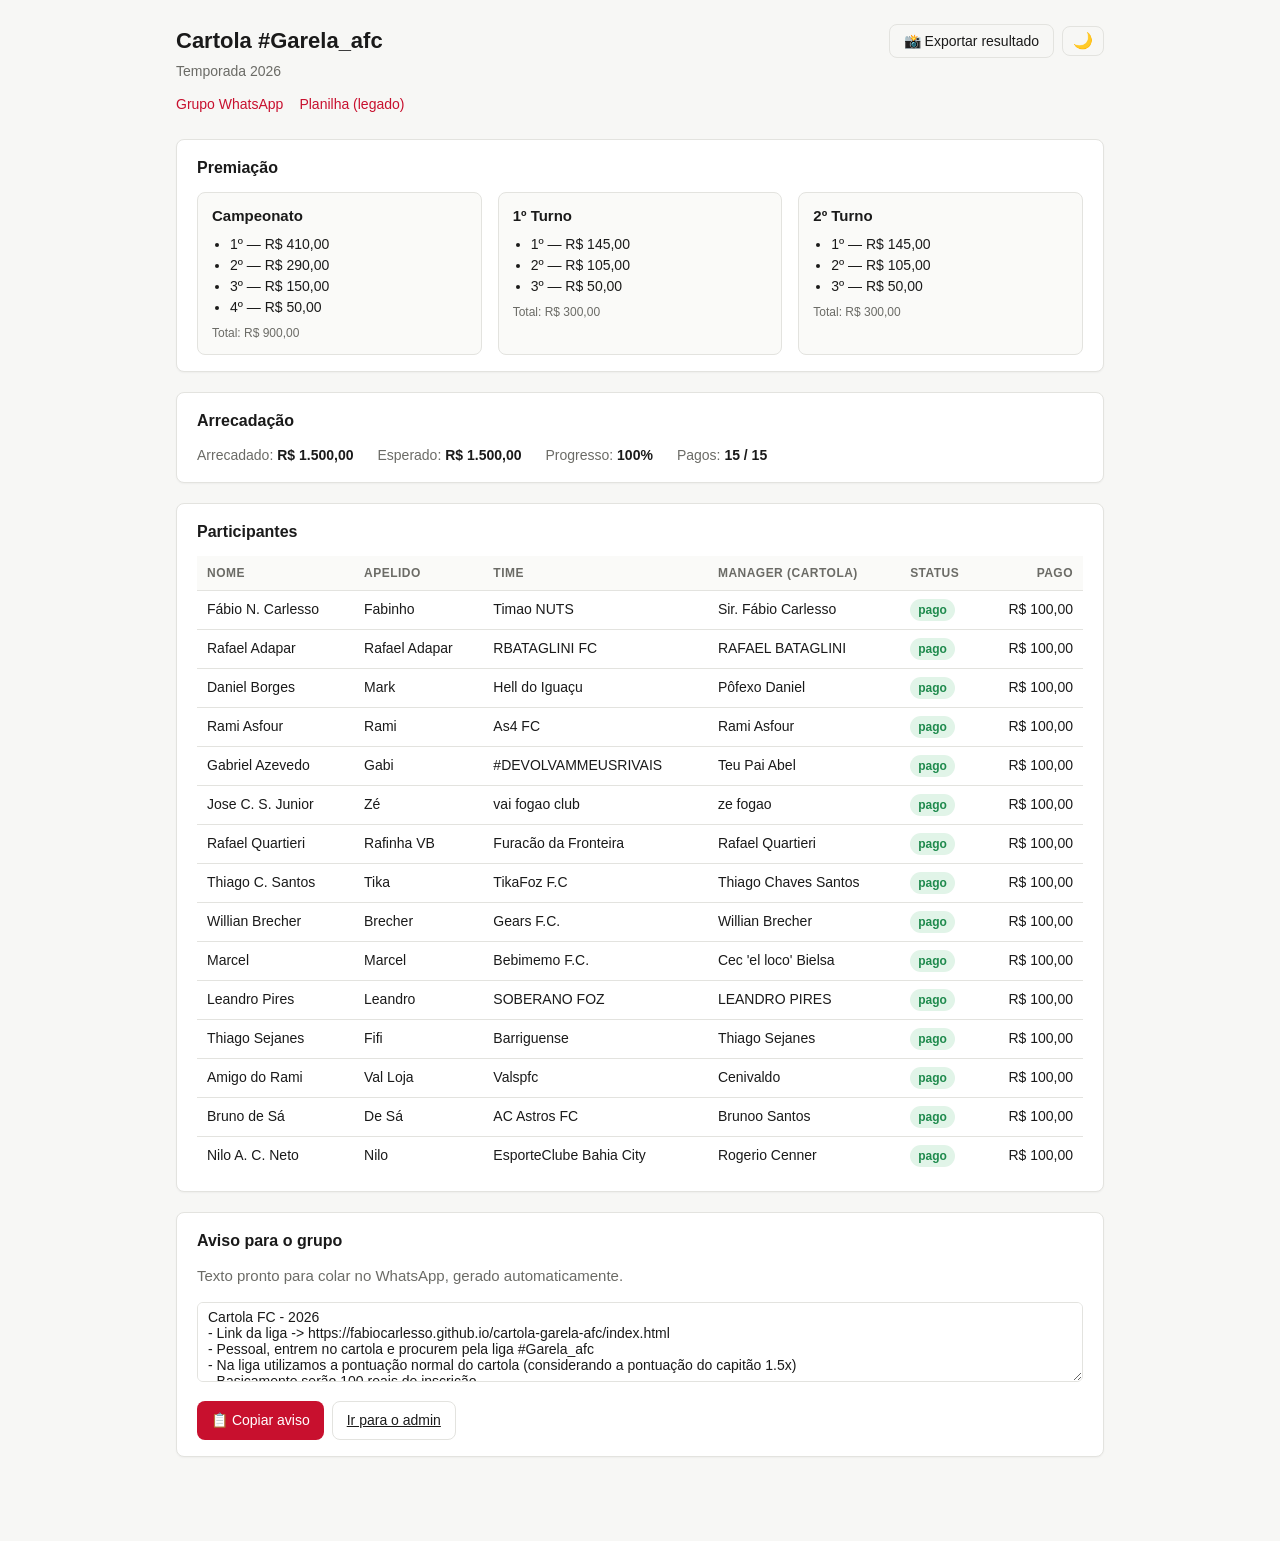
<file: index.html>
<!DOCTYPE html>
<html lang="pt-BR">
<head>
  <meta charset="UTF-8">
  <meta name="viewport" content="width=device-width, initial-scale=1.0">
  <title>Cartola #Garela_afc</title>
  <link rel="stylesheet" href="css/styles.css">
  <script>
    (function () {
      var saved = localStorage.getItem("theme");
      var prefer = (!saved && window.matchMedia("(prefers-color-scheme: dark)").matches) ? "dark" : saved;
      if (prefer === "dark") document.documentElement.setAttribute("data-theme", "dark");
    })();
  </script>
</head>
<body>
  <main class="container">
    <header class="page">
      <div class="page-title-group">
        <h1 id="liga-titulo">Cartola #Garela_afc</h1>
        <div class="subtitle" id="ano-subtitulo">Temporada 2026</div>
        <div class="links" id="links"></div>
      </div>
      <div class="header-actions">
        <button class="btn secondary" id="btn-exportar-imagem" title="Exportar resultado como imagem PNG">📸 Exportar resultado</button>
        <button class="theme-toggle" id="btn-tema" title="Alternar tema" aria-label="Alternar tema claro/escuro">🌙</button>
      </div>
    </header>

    <section class="card">
      <h2>Premiação</h2>
      <div class="grid-prizes" id="grid-premiacao"></div>
    </section>

    <section class="card">
      <h2>Arrecadação</h2>
      <div class="totals" id="totais"></div>
    </section>

    <section class="card">
      <h2>Participantes</h2>
      <div style="overflow-x:auto">
        <table id="tabela-participantes">
          <thead>
            <tr>
              <th>Nome</th>
              <th>Apelido</th>
              <th>Time</th>
              <th>Manager (Cartola)</th>
              <th>Status</th>
              <th class="right">Pago</th>
            </tr>
          </thead>
          <tbody></tbody>
        </table>
      </div>
    </section>

    <section class="card">
      <h2>Aviso para o grupo</h2>
      <p class="muted" style="margin-top:0">Texto pronto para colar no WhatsApp, gerado automaticamente.</p>
      <textarea id="aviso-texto" readonly></textarea>
      <div class="actions">
        <button id="btn-copiar-aviso">📋 Copiar aviso</button>
        <a class="btn secondary" href="admin.html">Ir para o admin</a>
      </div>
    </section>
  </main>

  <div class="toast" id="toast"></div>

  <script src="data.js"></script>
  <script src="js/export-image.js"></script>
  <script src="js/app.js"></script>
</body>
</html>
</file>
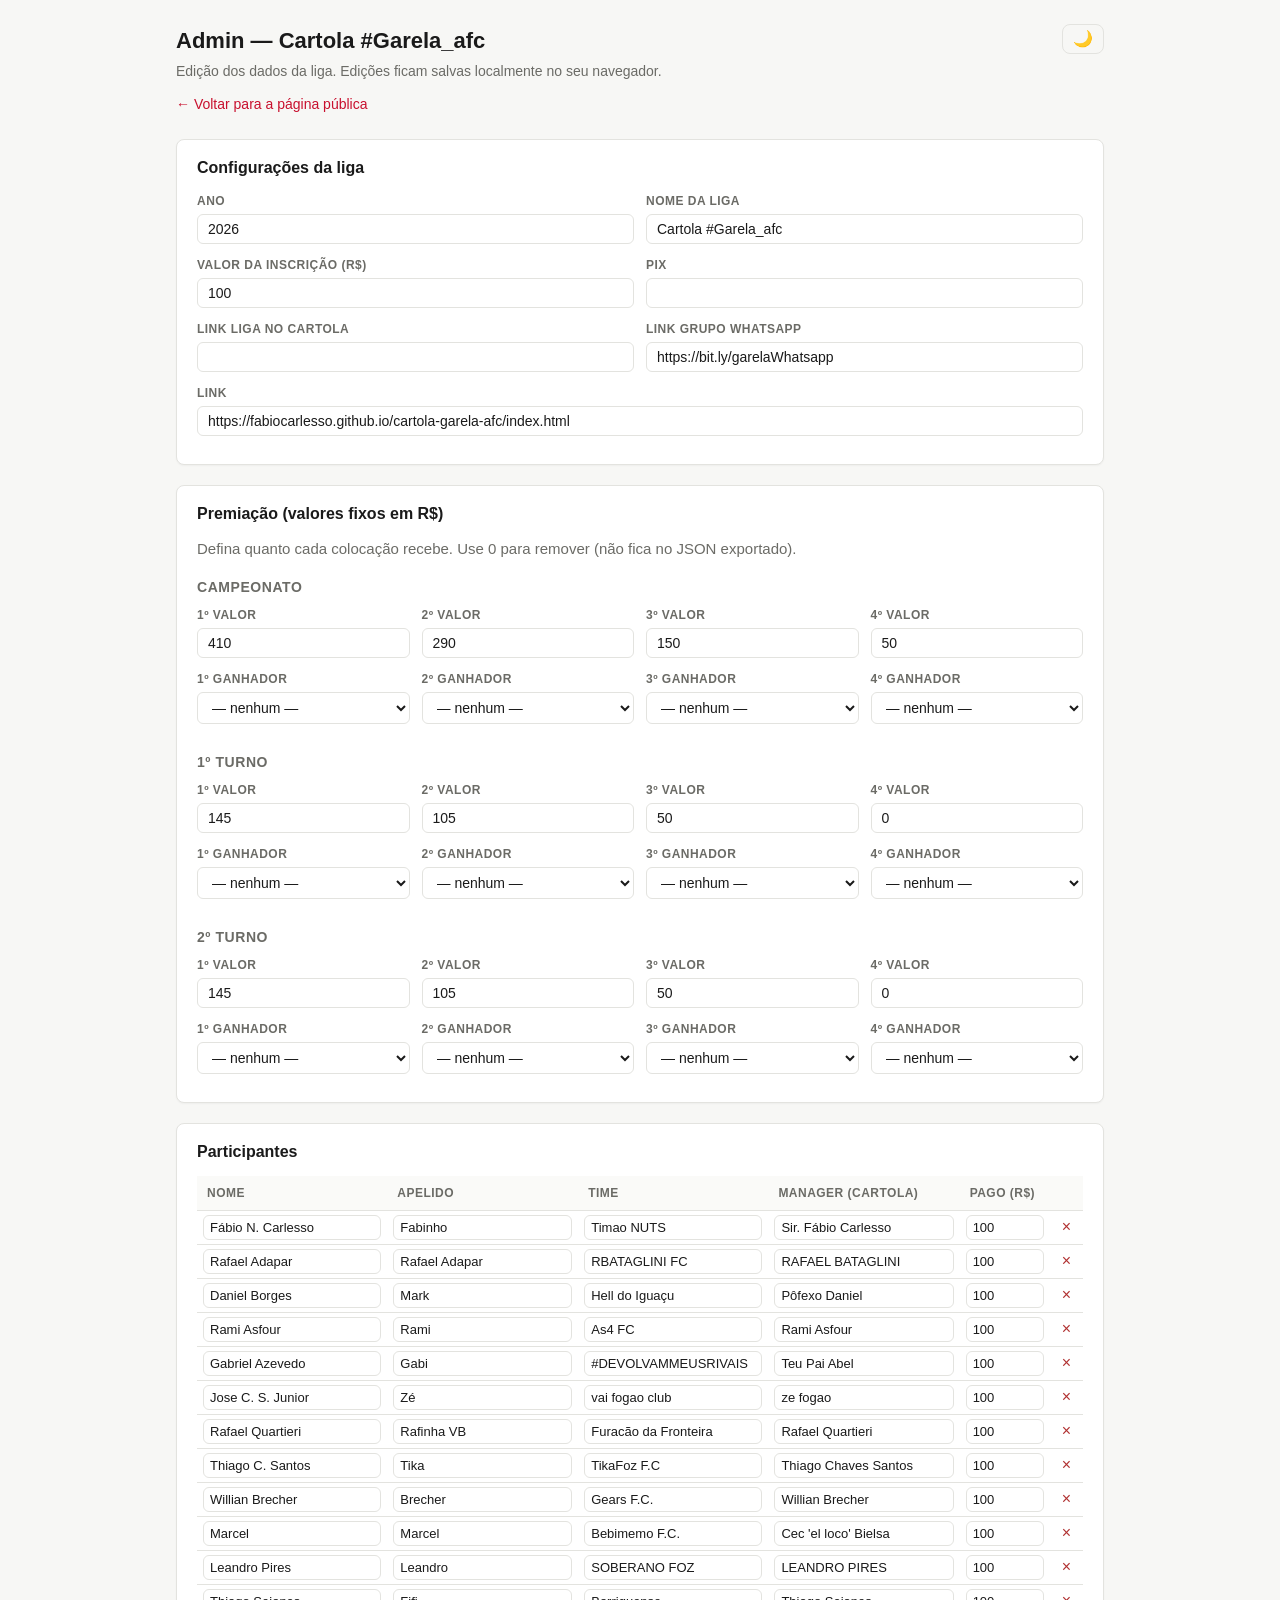
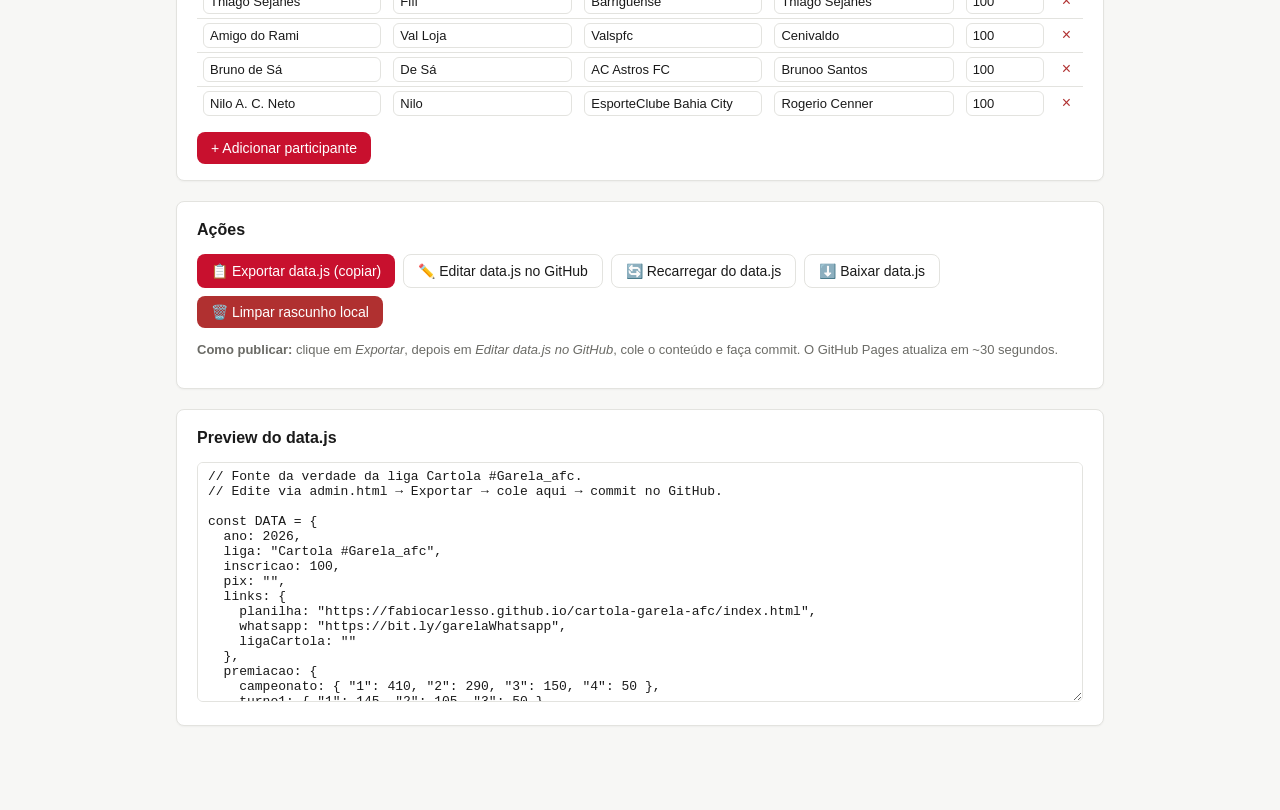
<file: admin.html>
<!DOCTYPE html>
<html lang="pt-BR">
<head>
  <meta charset="UTF-8">
  <meta name="viewport" content="width=device-width, initial-scale=1.0">
  <title>Admin — Cartola #Garela_afc</title>
  <link rel="stylesheet" href="css/styles.css">
  <script>
    (function () {
      var saved = localStorage.getItem("theme");
      var prefer = (!saved && window.matchMedia("(prefers-color-scheme: dark)").matches) ? "dark" : saved;
      if (prefer === "dark") document.documentElement.setAttribute("data-theme", "dark");
    })();
  </script>
</head>
<body>
  <main class="container">
    <header class="page">
      <div class="page-title-group">
        <h1>Admin — Cartola #Garela_afc</h1>
        <div class="subtitle">Edição dos dados da liga. Edições ficam salvas localmente no seu navegador.</div>
        <div class="links">
          <a href="index.html">← Voltar para a página pública</a>
        </div>
      </div>
      <button class="theme-toggle" id="btn-tema" title="Alternar tema" aria-label="Alternar tema claro/escuro">🌙</button>
    </header>

    <section class="card">
      <h2>Configurações da liga</h2>
      <div class="row">
        <div class="field">
          <label>Ano</label>
          <input type="number" id="cfg-ano">
        </div>
        <div class="field">
          <label>Nome da liga</label>
          <input type="text" id="cfg-liga">
        </div>
      </div>
      <div class="row">
        <div class="field">
          <label>Valor da inscrição (R$)</label>
          <input type="number" id="cfg-inscricao">
        </div>
        <div class="field">
          <label>Pix</label>
          <input type="text" id="cfg-pix">
        </div>
      </div>
      <div class="row">
        <div class="field">
          <label>Link Liga no Cartola</label>
          <input type="url" id="cfg-link-cartola">
        </div>
        <div class="field">
          <label>Link Grupo WhatsApp</label>
          <input type="url" id="cfg-link-whatsapp">
        </div>
      </div>
      <div class="field">
        <label>LINK</label>
        <input type="url" id="cfg-link-planilha">
      </div>
    </section>

    <section class="card">
      <h2>Premiação (valores fixos em R$)</h2>
      <p class="muted" style="margin-top:0">Defina quanto cada colocação recebe. Use 0 para remover (não fica no JSON exportado).</p>

      <h3>Campeonato</h3>
      <div class="row-4">
        <div class="field"><label>1º Valor</label><input type="number" id="prem-camp-1"></div>
        <div class="field"><label>2º Valor</label><input type="number" id="prem-camp-2"></div>
        <div class="field"><label>3º Valor</label><input type="number" id="prem-camp-3"></div>
        <div class="field"><label>4º Valor</label><input type="number" id="prem-camp-4"></div>
      </div>
      <div class="row-4">
        <div class="field"><label>1º Ganhador</label><select id="win-camp-1"></select></div>
        <div class="field"><label>2º Ganhador</label><select id="win-camp-2"></select></div>
        <div class="field"><label>3º Ganhador</label><select id="win-camp-3"></select></div>
        <div class="field"><label>4º Ganhador</label><select id="win-camp-4"></select></div>
      </div>

      <h3>1º Turno</h3>
      <div class="row-4">
        <div class="field"><label>1º Valor</label><input type="number" id="prem-t1-1"></div>
        <div class="field"><label>2º Valor</label><input type="number" id="prem-t1-2"></div>
        <div class="field"><label>3º Valor</label><input type="number" id="prem-t1-3"></div>
        <div class="field"><label>4º Valor</label><input type="number" id="prem-t1-4"></div>
      </div>
      <div class="row-4">
        <div class="field"><label>1º Ganhador</label><select id="win-t1-1"></select></div>
        <div class="field"><label>2º Ganhador</label><select id="win-t1-2"></select></div>
        <div class="field"><label>3º Ganhador</label><select id="win-t1-3"></select></div>
        <div class="field"><label>4º Ganhador</label><select id="win-t1-4"></select></div>
      </div>

      <h3>2º Turno</h3>
      <div class="row-4">
        <div class="field"><label>1º Valor</label><input type="number" id="prem-t2-1"></div>
        <div class="field"><label>2º Valor</label><input type="number" id="prem-t2-2"></div>
        <div class="field"><label>3º Valor</label><input type="number" id="prem-t2-3"></div>
        <div class="field"><label>4º Valor</label><input type="number" id="prem-t2-4"></div>
      </div>
      <div class="row-4">
        <div class="field"><label>1º Ganhador</label><select id="win-t2-1"></select></div>
        <div class="field"><label>2º Ganhador</label><select id="win-t2-2"></select></div>
        <div class="field"><label>3º Ganhador</label><select id="win-t2-3"></select></div>
        <div class="field"><label>4º Ganhador</label><select id="win-t2-4"></select></div>
      </div>
    </section>

    <section class="card">
      <h2>Participantes</h2>
      <div style="overflow-x:auto">
        <table class="admin-table" id="tabela-admin">
          <thead>
            <tr>
              <th>Nome</th>
              <th>Apelido</th>
              <th>Time</th>
              <th>Manager (Cartola)</th>
              <th style="width:90px">Pago (R$)</th>
              <th></th>
            </tr>
          </thead>
          <tbody></tbody>
        </table>
      </div>
      <div class="actions">
        <button id="btn-add">+ Adicionar participante</button>
      </div>
    </section>

    <section class="card">
      <h2>Ações</h2>
      <div class="actions">
        <button id="btn-exportar">📋 Exportar data.js (copiar)</button>
        <button class="secondary" id="btn-editar-github">✏️ Editar data.js no GitHub</button>
        <button class="secondary" id="btn-recarregar">🔄 Recarregar do data.js</button>
        <button class="secondary" id="btn-baixar">⬇️ Baixar data.js</button>
        <button class="danger" id="btn-limpar">🗑️ Limpar rascunho local</button>
      </div>
      <p class="muted" style="margin-top:12px;font-size:13px">
        <strong>Como publicar:</strong> clique em <em>Exportar</em>, depois em <em>Editar data.js no GitHub</em>, cole o conteúdo e faça commit. O GitHub Pages atualiza em ~30 segundos.
      </p>
    </section>

    <section class="card">
      <h2>Preview do data.js</h2>
      <textarea id="preview" readonly style="min-height:240px;font-family:ui-monospace,SFMono-Regular,Menlo,Monaco,Consolas,monospace;font-size:13px"></textarea>
    </section>
  </main>

  <div class="toast" id="toast"></div>

  <script src="data.js"></script>
  <script src="js/admin.js"></script>
</body>
</html>
</file>
<file: css/styles.css>
:root {
  --bg: #f7f7f5;
  --surface: #ffffff;
  --surface-alt: #fafaf8;
  --border: #e3e3df;
  --text: #1a1a1a;
  --muted: #6b6b66;
  --accent: #c8102e;
  --accent-hover: #a30d25;
  --ok: #1f8a4d;
  --warn: #d68a00;
  --danger: #b03030;
  --status-ok-bg: #e1f4e8;
  --status-warn-bg: #fdf1d9;
  --status-danger-bg: #fbe2e2;
  --secondary-hover: #f0f0ec;
  --input-bg: #ffffff;
  --radius: 8px;
  --shadow: 0 1px 2px rgba(0, 0, 0, 0.04);
  --font: -apple-system, BlinkMacSystemFont, "Segoe UI", Roboto, "Helvetica Neue", Arial, sans-serif;
}

[data-theme="dark"] {
  --bg: #111111;
  --surface: #1e1e1e;
  --surface-alt: #252525;
  --border: #333333;
  --text: #f0f0ec;
  --muted: #9a9a93;
  --accent: #e8324e;
  --accent-hover: #c8102e;
  --ok: #34c76b;
  --warn: #f0a500;
  --danger: #e05050;
  --status-ok-bg: #0d2e1a;
  --status-warn-bg: #2e2000;
  --status-danger-bg: #2e0d0d;
  --secondary-hover: #2a2a2a;
  --input-bg: #252525;
  --shadow: 0 1px 2px rgba(0, 0, 0, 0.3);
}

* { box-sizing: border-box; }

body {
  margin: 0;
  font-family: var(--font);
  background: var(--bg);
  color: var(--text);
  line-height: 1.5;
  font-size: 15px;
}

.container {
  max-width: 960px;
  margin: 0 auto;
  padding: 24px 16px 64px;
}

header.page {
  margin-bottom: 24px;
  display: flex;
  flex-wrap: wrap;
  align-items: flex-start;
  gap: 8px;
}

header.page .page-title-group {
  flex: 1;
  min-width: 0;
}

header.page h1 {
  margin: 0 0 4px;
  font-size: 22px;
  font-weight: 600;
}

header.page .subtitle {
  color: var(--muted);
  font-size: 14px;
}

header.page .links {
  margin-top: 12px;
  display: flex;
  flex-wrap: wrap;
  gap: 8px 16px;
}

header.page .links a {
  color: var(--accent);
  text-decoration: none;
  font-size: 14px;
}

header.page .links a:hover { text-decoration: underline; }

.card {
  background: var(--surface);
  border: 1px solid var(--border);
  border-radius: var(--radius);
  box-shadow: var(--shadow);
  padding: 16px 20px;
  margin-bottom: 20px;
}

.card h2 {
  margin: 0 0 12px;
  font-size: 16px;
  font-weight: 600;
}

.card h3 {
  margin: 16px 0 8px;
  font-size: 14px;
  font-weight: 600;
  color: var(--muted);
  text-transform: uppercase;
  letter-spacing: 0.04em;
}

.grid-prizes {
  display: grid;
  grid-template-columns: repeat(auto-fit, minmax(200px, 1fr));
  gap: 16px;
}

.prize-block {
  border: 1px solid var(--border);
  border-radius: var(--radius);
  padding: 12px 14px;
  background: var(--surface-alt);
}

.prize-block .title {
  font-weight: 600;
  margin-bottom: 6px;
}

.prize-block ul {
  margin: 0;
  padding-left: 18px;
  font-size: 14px;
}

.prize-block .winner {
  margin-left: 6px;
  color: var(--accent);
  font-weight: 600;
}

.totals {
  display: flex;
  flex-wrap: wrap;
  gap: 24px;
  font-size: 14px;
  margin-top: 8px;
}

.totals .label { color: var(--muted); }
.totals .value { font-weight: 600; }

table {
  width: 100%;
  border-collapse: collapse;
  font-size: 14px;
}

th, td {
  text-align: left;
  padding: 8px 10px;
  border-bottom: 1px solid var(--border);
  vertical-align: middle;
}

th {
  font-weight: 600;
  color: var(--muted);
  font-size: 12px;
  text-transform: uppercase;
  letter-spacing: 0.04em;
  background: var(--surface-alt);
}

tr:last-child td { border-bottom: none; }

.status {
  display: inline-block;
  padding: 2px 8px;
  border-radius: 999px;
  font-size: 12px;
  font-weight: 600;
}
.status.pago { background: var(--status-ok-bg); color: var(--ok); }
.status.parcial { background: var(--status-warn-bg); color: var(--warn); }
.status.pendente { background: var(--status-danger-bg); color: var(--danger); }

button, .btn {
  font-family: inherit;
  font-size: 14px;
  background: var(--accent);
  color: white;
  border: none;
  padding: 8px 14px;
  border-radius: var(--radius);
  cursor: pointer;
  font-weight: 500;
  transition: background 0.15s ease;
}

button:hover, .btn:hover { background: var(--accent-hover); }

button.secondary, .btn.secondary {
  background: transparent;
  color: var(--text);
  border: 1px solid var(--border);
}

button.secondary:hover, .btn.secondary:hover {
  background: var(--secondary-hover);
}

button.danger { background: var(--danger); }

.actions {
  display: flex;
  flex-wrap: wrap;
  gap: 8px;
  margin-top: 12px;
}

input[type="text"], input[type="number"], input[type="url"], select, textarea {
  font-family: inherit;
  font-size: 14px;
  border: 1px solid var(--border);
  border-radius: 6px;
  padding: 6px 10px;
  background: var(--input-bg);
  color: var(--text);
  width: 100%;
}

input:focus, select:focus, textarea:focus {
  outline: none;
  border-color: var(--accent);
}

textarea { resize: vertical; min-height: 80px; }

.field {
  margin-bottom: 12px;
}

.field label {
  display: block;
  font-size: 12px;
  font-weight: 600;
  color: var(--muted);
  margin-bottom: 4px;
  text-transform: uppercase;
  letter-spacing: 0.04em;
}

.row {
  display: grid;
  grid-template-columns: 1fr 1fr;
  gap: 12px;
}

.row-4 {
  display: grid;
  grid-template-columns: repeat(4, 1fr);
  gap: 12px;
}

.toast {
  position: fixed;
  bottom: 20px;
  left: 50%;
  transform: translateX(-50%);
  background: var(--text);
  color: var(--bg);
  padding: 10px 16px;
  border-radius: var(--radius);
  font-size: 14px;
  opacity: 0;
  transition: opacity 0.2s ease;
  pointer-events: none;
  z-index: 1000;
}

.toast.show { opacity: 1; }

.muted { color: var(--muted); }
.right { text-align: right; }

.admin-table input[type="text"],
.admin-table input[type="number"] {
  padding: 4px 6px;
  font-size: 13px;
}

.admin-table td { padding: 4px 6px; }

.admin-table .remove-btn {
  background: transparent;
  color: var(--danger);
  border: none;
  cursor: pointer;
  padding: 2px 6px;
  font-size: 16px;
}

.admin-table .remove-btn:hover { background: var(--status-danger-bg); }

/* Header action group */
.header-actions {
  display: flex;
  gap: 8px;
  align-items: center;
  flex-shrink: 0;
}

/* Theme toggle button */
.theme-toggle {
  flex-shrink: 0;
  background: transparent;
  border: 1px solid var(--border);
  color: var(--muted);
  padding: 6px 10px;
  font-size: 16px;
  line-height: 1;
  border-radius: var(--radius);
  cursor: pointer;
  transition: background 0.15s ease, color 0.15s ease;
}

.theme-toggle:hover {
  background: var(--secondary-hover);
  color: var(--text);
}

/* ---- Tablet portrait ---- */
@media (max-width: 768px) {
  .row-4 { grid-template-columns: 1fr 1fr; }
}

/* ---- Mobile ---- */
@media (max-width: 640px) {
  .container { padding: 16px 12px 48px; }
  .card { padding: 14px 14px; margin-bottom: 14px; }

  header.page h1 { font-size: 18px; }

  .header-actions { gap: 6px; }
  #btn-exportar-imagem { font-size: 13px; padding: 8px 10px; min-height: 36px; }

  .row, .row-4 { grid-template-columns: 1fr; }

  th, td { padding: 6px 8px; font-size: 13px; }

  /* Touch targets */
  button, .btn { min-height: 44px; padding: 10px 16px; font-size: 15px; }

  input[type="text"],
  input[type="number"],
  input[type="url"],
  select { min-height: 44px; padding: 10px 12px; font-size: 15px; }

  /* Full-width action buttons */
  .actions { flex-direction: column; }
  .actions > button, .actions > .btn { width: 100%; text-align: center; }

  /* Toast stretched across screen */
  .toast { left: 12px; right: 12px; transform: none; }

  /* Totals as 2-column grid */
  .totals { display: grid; grid-template-columns: 1fr 1fr; gap: 12px 24px; }

  /* Participants table → card layout */
  #tabela-participantes,
  #tabela-participantes tbody,
  #tabela-participantes tr,
  #tabela-participantes td { display: block; }

  #tabela-participantes thead { display: none; }

  #tabela-participantes tr {
    border: 1px solid var(--border);
    border-radius: var(--radius);
    margin-bottom: 10px;
    padding: 4px 0;
    background: var(--surface-alt);
  }

  #tabela-participantes td {
    display: flex;
    justify-content: space-between;
    align-items: center;
    border-bottom: 1px solid var(--border);
    padding: 7px 12px;
    font-size: 14px;
  }

  #tabela-participantes td:last-child { border-bottom: none; }

  #tabela-participantes td[data-label]::before {
    content: attr(data-label);
    font-weight: 600;
    font-size: 11px;
    color: var(--muted);
    text-transform: uppercase;
    letter-spacing: 0.04em;
    flex-shrink: 0;
    margin-right: 8px;
    min-width: 60px;
    text-align: left;
  }

  /* Admin inputs smaller to keep table usable */
  .admin-table input[type="text"],
  .admin-table input[type="number"] { min-height: 36px; padding: 6px 8px; }
}

/* ---- Small phones ---- */
@media (max-width: 380px) {
  body { font-size: 14px; }
  .card { padding: 12px 10px; }
  header.page h1 { font-size: 16px; }
}
</file>
